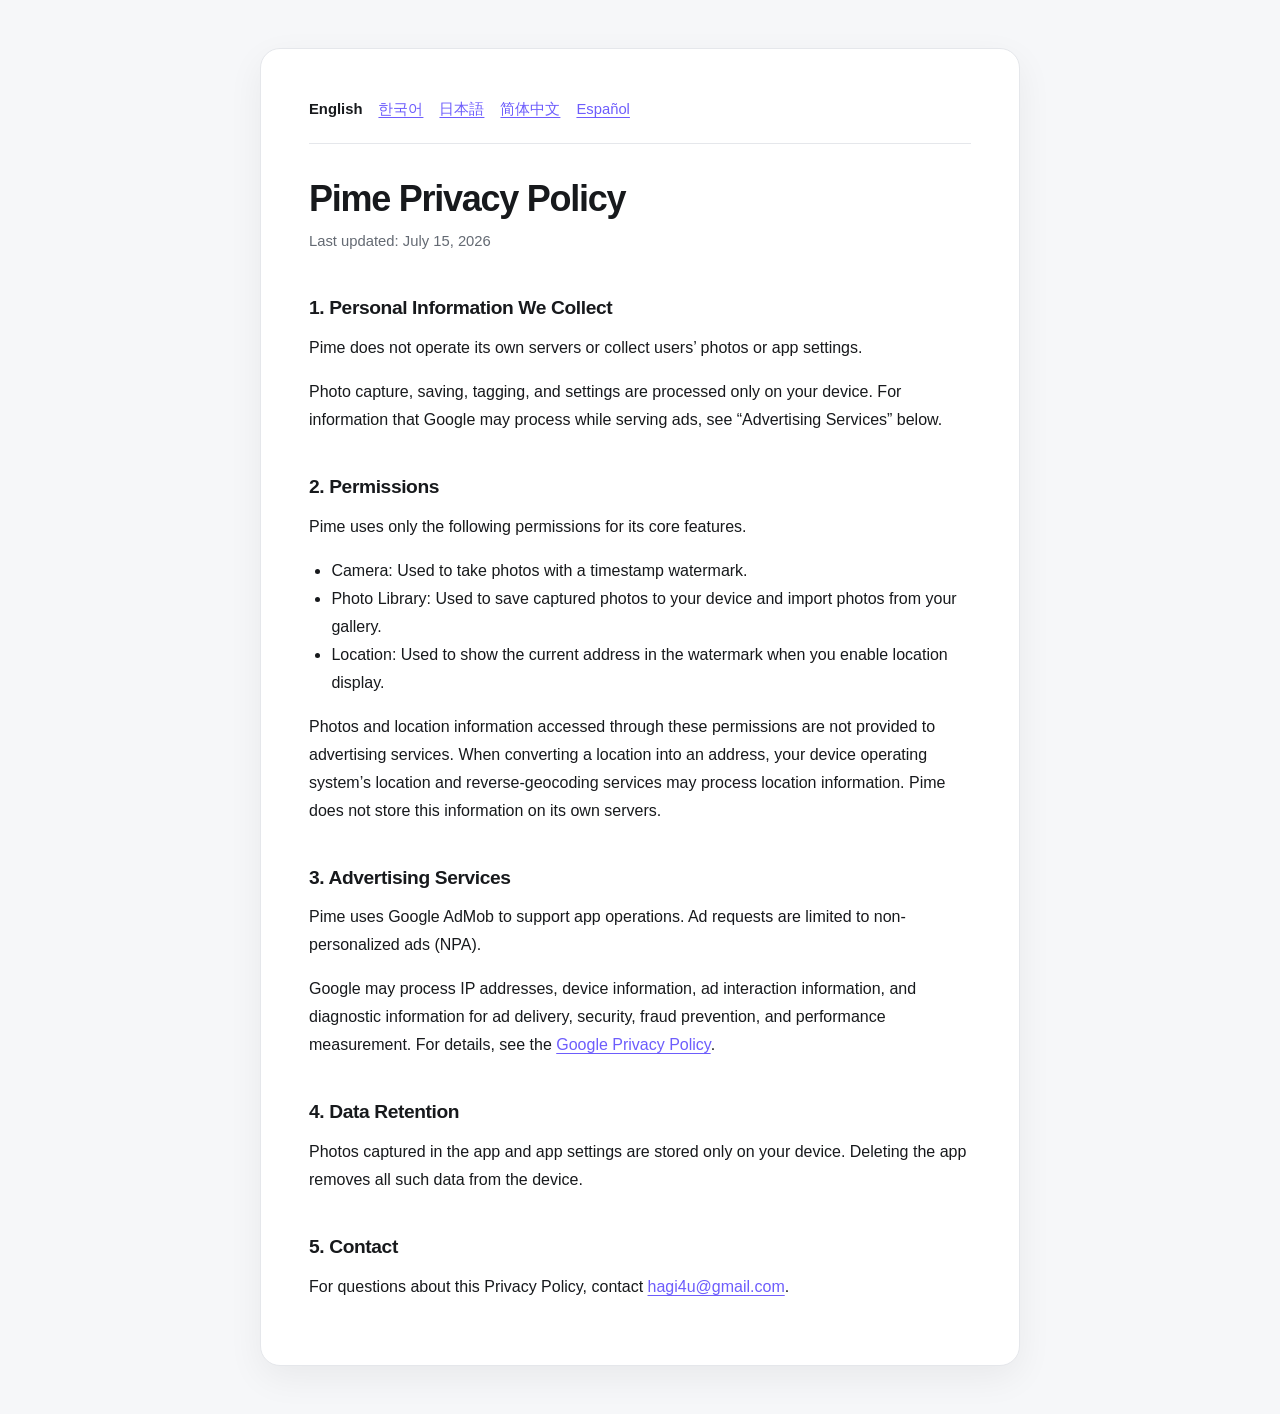
<file: site/index.html>
<!doctype html>
<html lang="ko">
  <head>
    <meta charset="utf-8">
    <meta name="viewport" content="width=device-width, initial-scale=1">
    <meta http-equiv="refresh" content="0; url=privacy/">
    <link rel="canonical" href="privacy/">
    <title>Pime</title>
  </head>
  <body>
    <p><a href="privacy/">Pime 개인정보 처리방침으로 이동</a></p>
  </body>
</html>
</file>
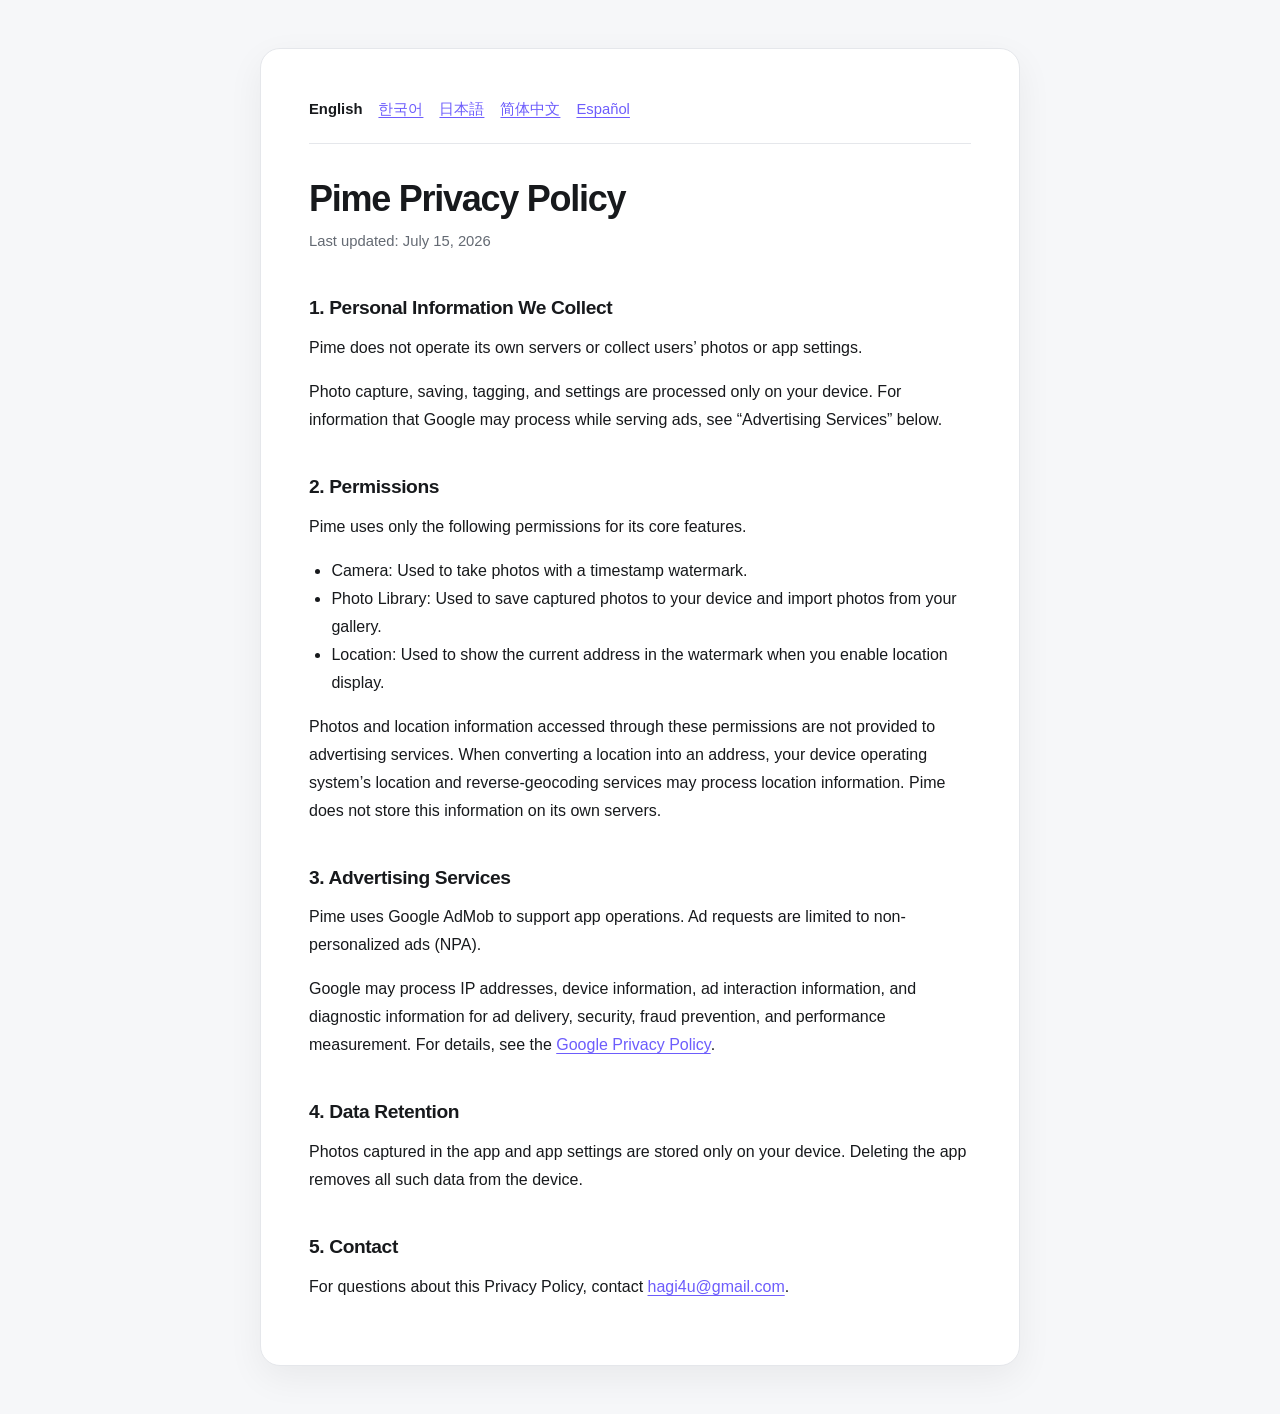
<file: site/privacy/index.html>
<!doctype html>
<html lang="en">
  <head>
    <meta charset="utf-8">
    <meta name="viewport" content="width=device-width, initial-scale=1">
    <meta name="description" content="Pime Privacy Policy">
    <meta name="color-scheme" content="light dark">
    <link rel="stylesheet" href="../assets/privacy.css">
    <link rel="alternate" hreflang="en" href="./">
    <link rel="alternate" hreflang="ko" href="ko/">
    <link rel="alternate" hreflang="ja" href="ja/">
    <link rel="alternate" hreflang="zh-Hans" href="zh/">
    <link rel="alternate" hreflang="es" href="es/">
    <title>Pime Privacy Policy</title>
  </head>
  <body>
    <main>
      <nav class="languages" aria-label="Language">
        <a href="./" lang="en" aria-current="page">English</a>
        <a href="ko/" lang="ko">한국어</a>
        <a href="ja/" lang="ja">日本語</a>
        <a href="zh/" lang="zh-Hans">简体中文</a>
        <a href="es/" lang="es">Español</a>
      </nav>

      <h1>Pime Privacy Policy</h1>
      <p class="updated">Last updated: July 15, 2026</p>

      <section aria-labelledby="collection">
        <h2 id="collection">1. Personal Information We Collect</h2>
        <p>Pime does not operate its own servers or collect users’ photos or app settings.</p>
        <p>Photo capture, saving, tagging, and settings are processed only on your device. For information that Google may process while serving ads, see “Advertising Services” below.</p>
      </section>

      <section aria-labelledby="permissions">
        <h2 id="permissions">2. Permissions</h2>
        <p>Pime uses only the following permissions for its core features.</p>
        <ul>
          <li>Camera: Used to take photos with a timestamp watermark.</li>
          <li>Photo Library: Used to save captured photos to your device and import photos from your gallery.</li>
          <li>Location: Used to show the current address in the watermark when you enable location display.</li>
        </ul>
        <p>Photos and location information accessed through these permissions are not provided to advertising services. When converting a location into an address, your device operating system’s location and reverse-geocoding services may process location information. Pime does not store this information on its own servers.</p>
      </section>

      <section aria-labelledby="ads">
        <h2 id="ads">3. Advertising Services</h2>
        <p>Pime uses Google AdMob to support app operations. Ad requests are limited to non-personalized ads (NPA).</p>
        <p>Google may process IP addresses, device information, ad interaction information, and diagnostic information for ad delivery, security, fraud prevention, and performance measurement. For details, see the <a href="https://policies.google.com/privacy">Google Privacy Policy</a>.</p>
      </section>

      <section aria-labelledby="retention">
        <h2 id="retention">4. Data Retention</h2>
        <p>Photos captured in the app and app settings are stored only on your device. Deleting the app removes all such data from the device.</p>
      </section>

      <section aria-labelledby="contact">
        <h2 id="contact">5. Contact</h2>
        <p>For questions about this Privacy Policy, contact <a href="mailto:hagi4u@gmail.com">hagi4u@gmail.com</a>.</p>
      </section>
    </main>
  </body>
</html>
</file>
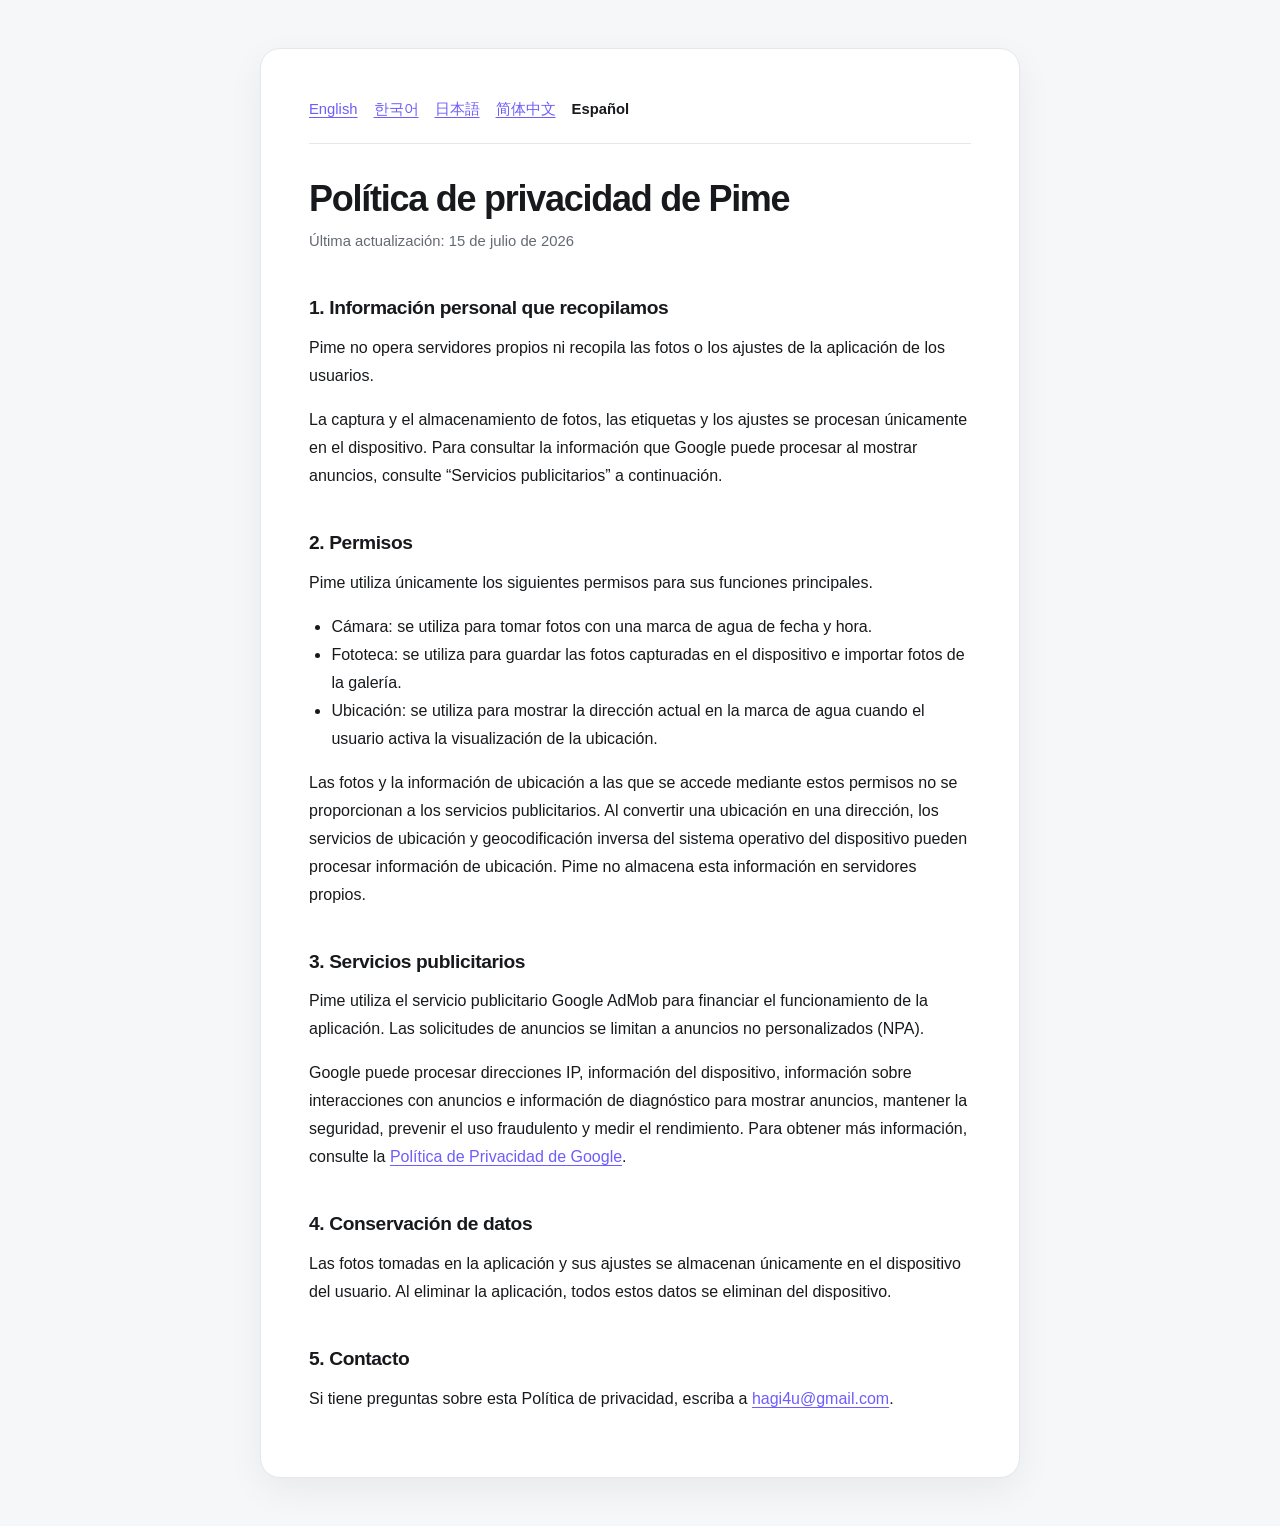
<file: site/privacy/es/index.html>
<!doctype html>
<html lang="es">
  <head>
    <meta charset="utf-8">
    <meta name="viewport" content="width=device-width, initial-scale=1">
    <meta name="description" content="Política de privacidad de Pime">
    <meta name="color-scheme" content="light dark">
    <link rel="stylesheet" href="../../assets/privacy.css">
    <title>Política de privacidad de Pime</title>
  </head>
  <body>
    <main>
      <nav class="languages" aria-label="Idioma">
        <a href="../" lang="en">English</a>
        <a href="../ko/" lang="ko">한국어</a>
        <a href="../ja/" lang="ja">日本語</a>
        <a href="../zh/" lang="zh-Hans">简体中文</a>
        <a href="../es/" lang="es" aria-current="page">Español</a>
      </nav>

      <h1>Política de privacidad de Pime</h1>
      <p class="updated">Última actualización: 15 de julio de 2026</p>

      <section aria-labelledby="collection">
        <h2 id="collection">1. Información personal que recopilamos</h2>
        <p>Pime no opera servidores propios ni recopila las fotos o los ajustes de la aplicación de los usuarios.</p>
        <p>La captura y el almacenamiento de fotos, las etiquetas y los ajustes se procesan únicamente en el dispositivo. Para consultar la información que Google puede procesar al mostrar anuncios, consulte “Servicios publicitarios” a continuación.</p>
      </section>

      <section aria-labelledby="permissions">
        <h2 id="permissions">2. Permisos</h2>
        <p>Pime utiliza únicamente los siguientes permisos para sus funciones principales.</p>
        <ul>
          <li>Cámara: se utiliza para tomar fotos con una marca de agua de fecha y hora.</li>
          <li>Fototeca: se utiliza para guardar las fotos capturadas en el dispositivo e importar fotos de la galería.</li>
          <li>Ubicación: se utiliza para mostrar la dirección actual en la marca de agua cuando el usuario activa la visualización de la ubicación.</li>
        </ul>
        <p>Las fotos y la información de ubicación a las que se accede mediante estos permisos no se proporcionan a los servicios publicitarios. Al convertir una ubicación en una dirección, los servicios de ubicación y geocodificación inversa del sistema operativo del dispositivo pueden procesar información de ubicación. Pime no almacena esta información en servidores propios.</p>
      </section>

      <section aria-labelledby="ads">
        <h2 id="ads">3. Servicios publicitarios</h2>
        <p>Pime utiliza el servicio publicitario Google AdMob para financiar el funcionamiento de la aplicación. Las solicitudes de anuncios se limitan a anuncios no personalizados (NPA).</p>
        <p>Google puede procesar direcciones IP, información del dispositivo, información sobre interacciones con anuncios e información de diagnóstico para mostrar anuncios, mantener la seguridad, prevenir el uso fraudulento y medir el rendimiento. Para obtener más información, consulte la <a href="https://policies.google.com/privacy">Política de Privacidad de Google</a>.</p>
      </section>

      <section aria-labelledby="retention">
        <h2 id="retention">4. Conservación de datos</h2>
        <p>Las fotos tomadas en la aplicación y sus ajustes se almacenan únicamente en el dispositivo del usuario. Al eliminar la aplicación, todos estos datos se eliminan del dispositivo.</p>
      </section>

      <section aria-labelledby="contact">
        <h2 id="contact">5. Contacto</h2>
        <p>Si tiene preguntas sobre esta Política de privacidad, escriba a <a href="mailto:hagi4u@gmail.com">hagi4u@gmail.com</a>.</p>
      </section>
    </main>
  </body>
</html>
</file>
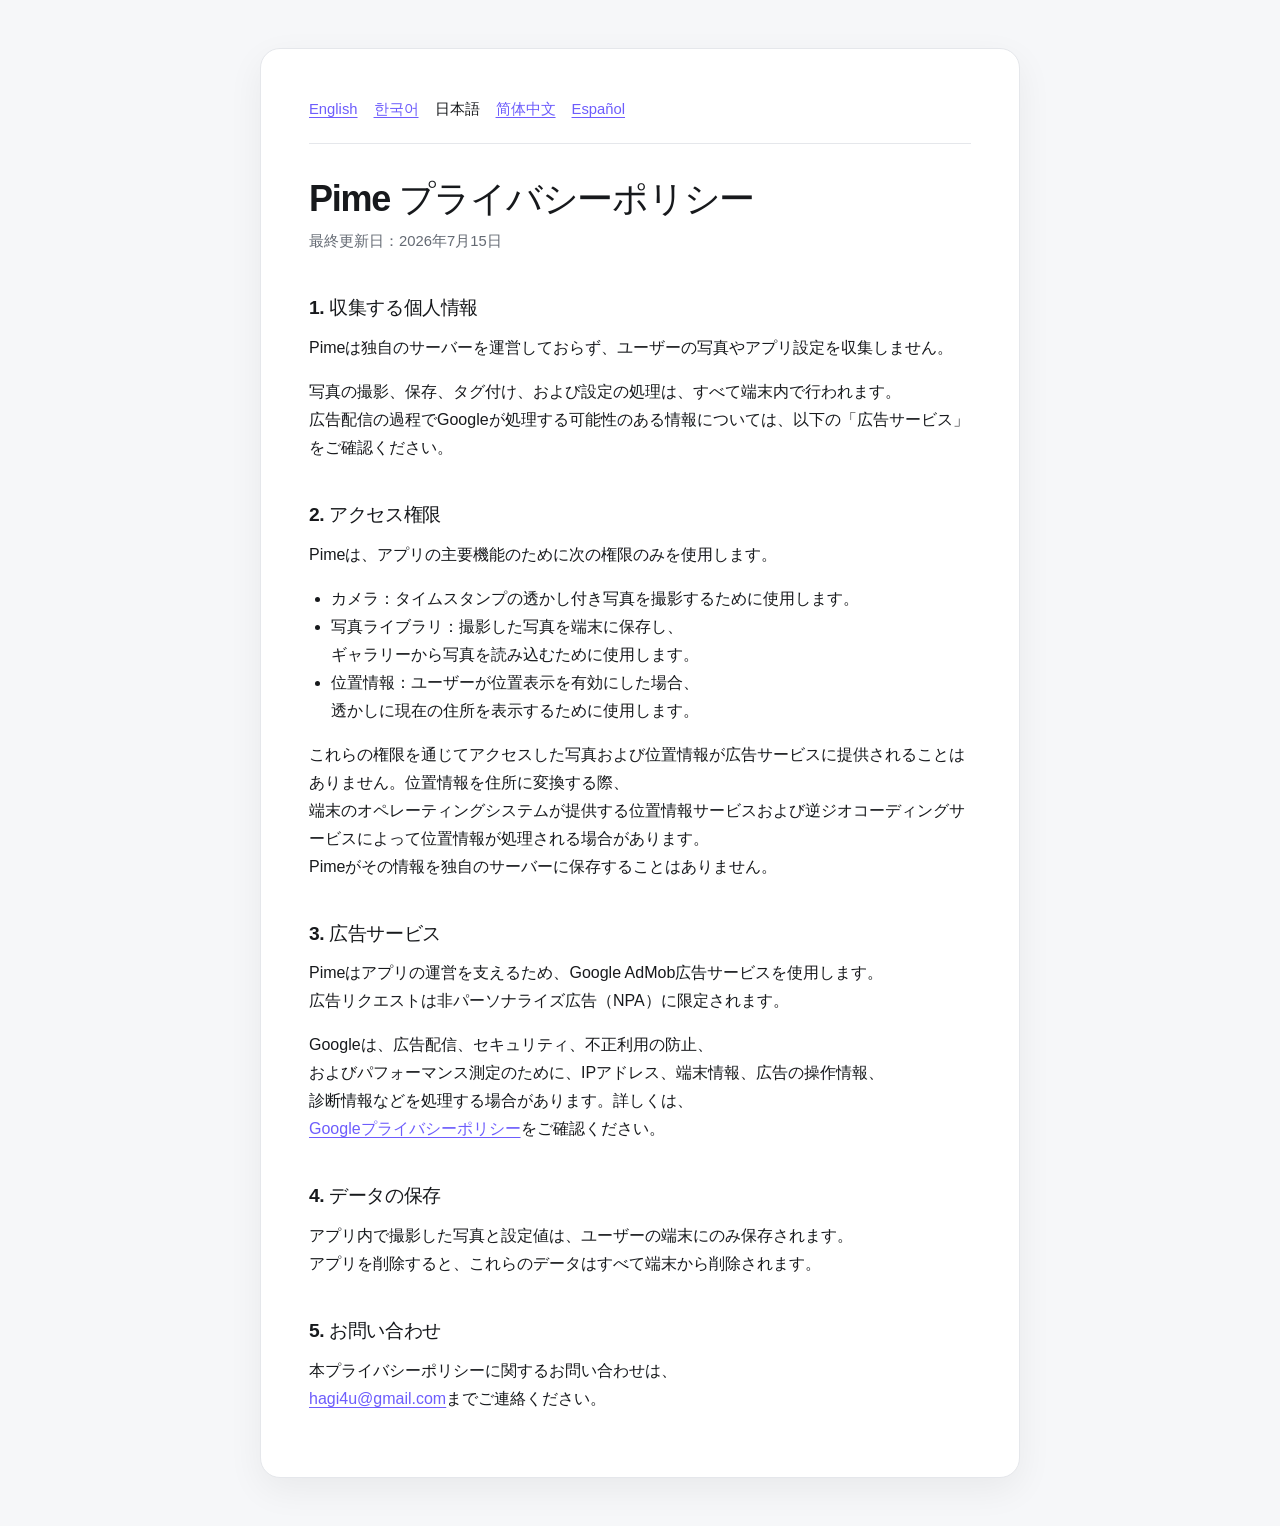
<file: site/privacy/ja/index.html>
<!doctype html>
<html lang="ja">
  <head>
    <meta charset="utf-8">
    <meta name="viewport" content="width=device-width, initial-scale=1">
    <meta name="description" content="Pime プライバシーポリシー">
    <meta name="color-scheme" content="light dark">
    <link rel="stylesheet" href="../../assets/privacy.css">
    <title>Pime プライバシーポリシー</title>
  </head>
  <body>
    <main>
      <nav class="languages" aria-label="言語">
        <a href="../" lang="en">English</a>
        <a href="../ko/" lang="ko">한국어</a>
        <a href="../ja/" lang="ja" aria-current="page">日本語</a>
        <a href="../zh/" lang="zh-Hans">简体中文</a>
        <a href="../es/" lang="es">Español</a>
      </nav>

      <h1>Pime プライバシーポリシー</h1>
      <p class="updated">最終更新日：2026年7月15日</p>

      <section aria-labelledby="collection">
        <h2 id="collection">1. 収集する個人情報</h2>
        <p>Pimeは独自のサーバーを運営しておらず、ユーザーの写真やアプリ設定を収集しません。</p>
        <p>写真の撮影、保存、タグ付け、および設定の処理は、すべて端末内で行われます。広告配信の過程でGoogleが処理する可能性のある情報については、以下の「広告サービス」をご確認ください。</p>
      </section>

      <section aria-labelledby="permissions">
        <h2 id="permissions">2. アクセス権限</h2>
        <p>Pimeは、アプリの主要機能のために次の権限のみを使用します。</p>
        <ul>
          <li>カメラ：タイムスタンプの透かし付き写真を撮影するために使用します。</li>
          <li>写真ライブラリ：撮影した写真を端末に保存し、ギャラリーから写真を読み込むために使用します。</li>
          <li>位置情報：ユーザーが位置表示を有効にした場合、透かしに現在の住所を表示するために使用します。</li>
        </ul>
        <p>これらの権限を通じてアクセスした写真および位置情報が広告サービスに提供されることはありません。位置情報を住所に変換する際、端末のオペレーティングシステムが提供する位置情報サービスおよび逆ジオコーディングサービスによって位置情報が処理される場合があります。Pimeがその情報を独自のサーバーに保存することはありません。</p>
      </section>

      <section aria-labelledby="ads">
        <h2 id="ads">3. 広告サービス</h2>
        <p>Pimeはアプリの運営を支えるため、Google AdMob広告サービスを使用します。広告リクエストは非パーソナライズ広告（NPA）に限定されます。</p>
        <p>Googleは、広告配信、セキュリティ、不正利用の防止、およびパフォーマンス測定のために、IPアドレス、端末情報、広告の操作情報、診断情報などを処理する場合があります。詳しくは、<a href="https://policies.google.com/privacy">Googleプライバシーポリシー</a>をご確認ください。</p>
      </section>

      <section aria-labelledby="retention">
        <h2 id="retention">4. データの保存</h2>
        <p>アプリ内で撮影した写真と設定値は、ユーザーの端末にのみ保存されます。アプリを削除すると、これらのデータはすべて端末から削除されます。</p>
      </section>

      <section aria-labelledby="contact">
        <h2 id="contact">5. お問い合わせ</h2>
        <p>本プライバシーポリシーに関するお問い合わせは、<a href="mailto:hagi4u@gmail.com">hagi4u@gmail.com</a>までご連絡ください。</p>
      </section>
    </main>
  </body>
</html>
</file>
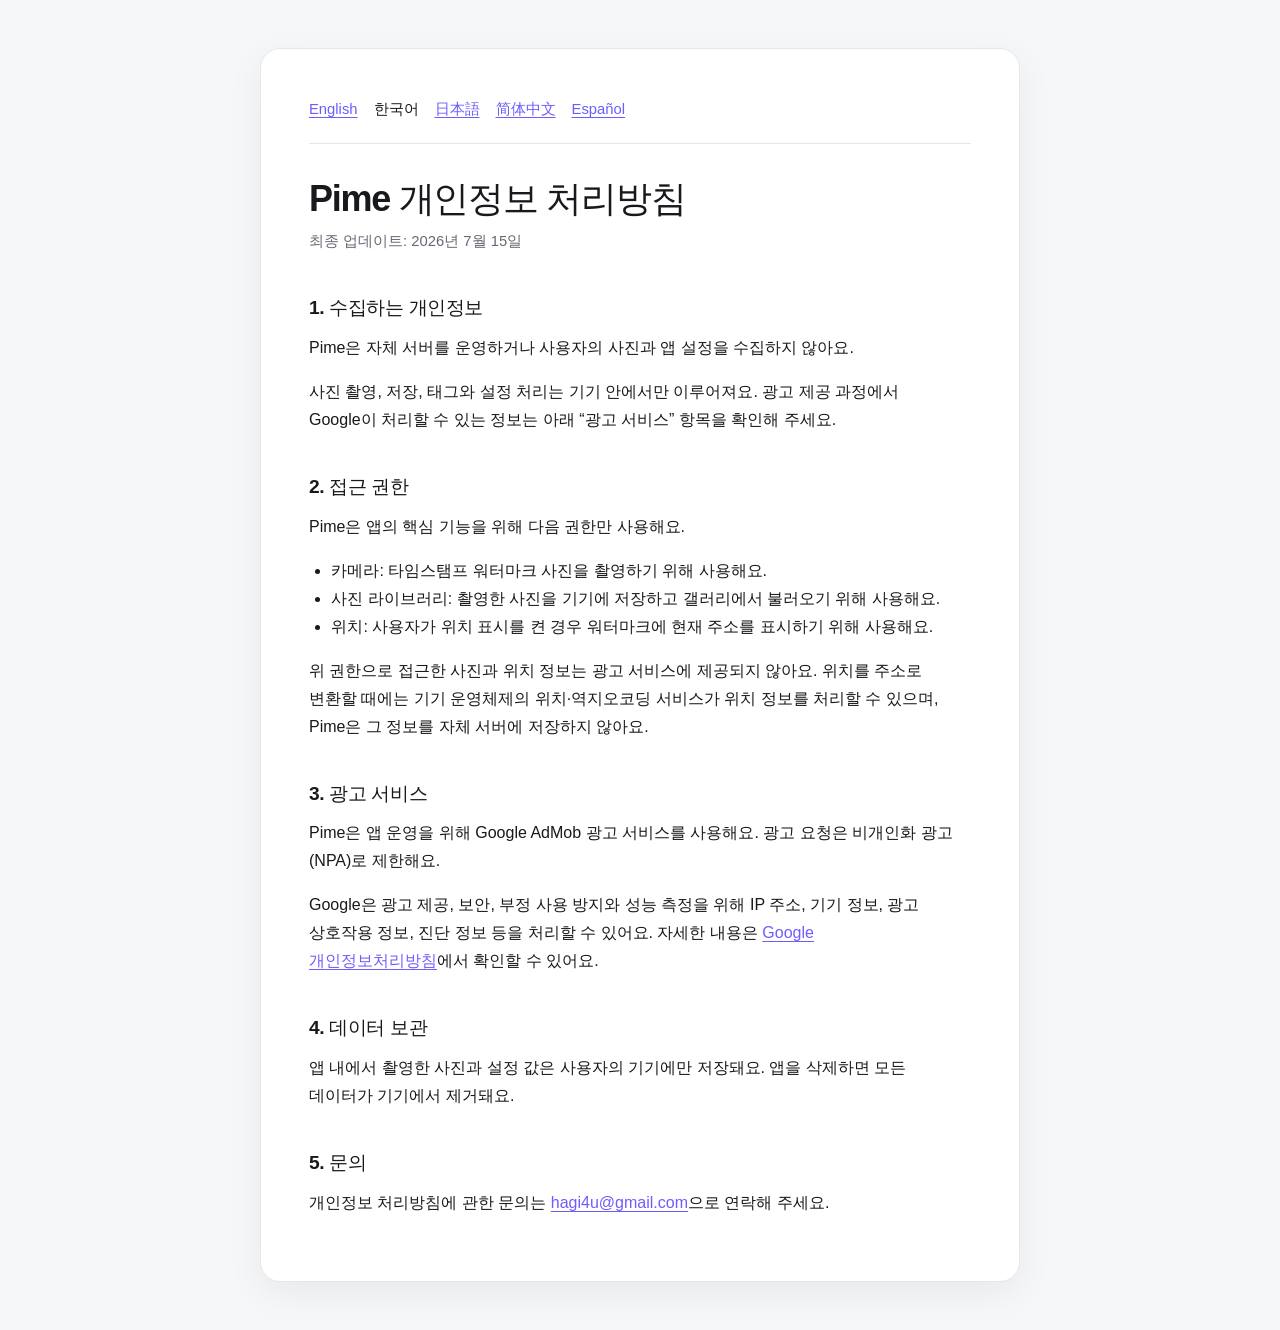
<file: site/privacy/ko/index.html>
<!doctype html>
<html lang="ko">
  <head>
    <meta charset="utf-8">
    <meta name="viewport" content="width=device-width, initial-scale=1">
    <meta name="description" content="Pime 개인정보 처리방침">
    <meta name="color-scheme" content="light dark">
    <link rel="stylesheet" href="../../assets/privacy.css">
    <title>Pime 개인정보 처리방침</title>
  </head>
  <body>
    <main>
      <nav class="languages" aria-label="언어">
        <a href="../" lang="en">English</a>
        <a href="../ko/" lang="ko" aria-current="page">한국어</a>
        <a href="../ja/" lang="ja">日本語</a>
        <a href="../zh/" lang="zh-Hans">简体中文</a>
        <a href="../es/" lang="es">Español</a>
      </nav>

      <h1>Pime 개인정보 처리방침</h1>
      <p class="updated">최종 업데이트: 2026년 7월 15일</p>

      <section aria-labelledby="collection">
        <h2 id="collection">1. 수집하는 개인정보</h2>
        <p>Pime은 자체 서버를 운영하거나 사용자의 사진과 앱 설정을 수집하지 않아요.</p>
        <p>사진 촬영, 저장, 태그와 설정 처리는 기기 안에서만 이루어져요. 광고 제공 과정에서 Google이 처리할 수 있는 정보는 아래 “광고 서비스” 항목을 확인해 주세요.</p>
      </section>

      <section aria-labelledby="permissions">
        <h2 id="permissions">2. 접근 권한</h2>
        <p>Pime은 앱의 핵심 기능을 위해 다음 권한만 사용해요.</p>
        <ul>
          <li>카메라: 타임스탬프 워터마크 사진을 촬영하기 위해 사용해요.</li>
          <li>사진 라이브러리: 촬영한 사진을 기기에 저장하고 갤러리에서 불러오기 위해 사용해요.</li>
          <li>위치: 사용자가 위치 표시를 켠 경우 워터마크에 현재 주소를 표시하기 위해 사용해요.</li>
        </ul>
        <p>위 권한으로 접근한 사진과 위치 정보는 광고 서비스에 제공되지 않아요. 위치를 주소로 변환할 때에는 기기 운영체제의 위치·역지오코딩 서비스가 위치 정보를 처리할 수 있으며, Pime은 그 정보를 자체 서버에 저장하지 않아요.</p>
      </section>

      <section aria-labelledby="ads">
        <h2 id="ads">3. 광고 서비스</h2>
        <p>Pime은 앱 운영을 위해 Google AdMob 광고 서비스를 사용해요. 광고 요청은 비개인화 광고(NPA)로 제한해요.</p>
        <p>Google은 광고 제공, 보안, 부정 사용 방지와 성능 측정을 위해 IP 주소, 기기 정보, 광고 상호작용 정보, 진단 정보 등을 처리할 수 있어요. 자세한 내용은 <a href="https://policies.google.com/privacy">Google 개인정보처리방침</a>에서 확인할 수 있어요.</p>
      </section>

      <section aria-labelledby="retention">
        <h2 id="retention">4. 데이터 보관</h2>
        <p>앱 내에서 촬영한 사진과 설정 값은 사용자의 기기에만 저장돼요. 앱을 삭제하면 모든 데이터가 기기에서 제거돼요.</p>
      </section>

      <section aria-labelledby="contact">
        <h2 id="contact">5. 문의</h2>
        <p>개인정보 처리방침에 관한 문의는 <a href="mailto:hagi4u@gmail.com">hagi4u@gmail.com</a>으로 연락해 주세요.</p>
      </section>
    </main>
  </body>
</html>
</file>
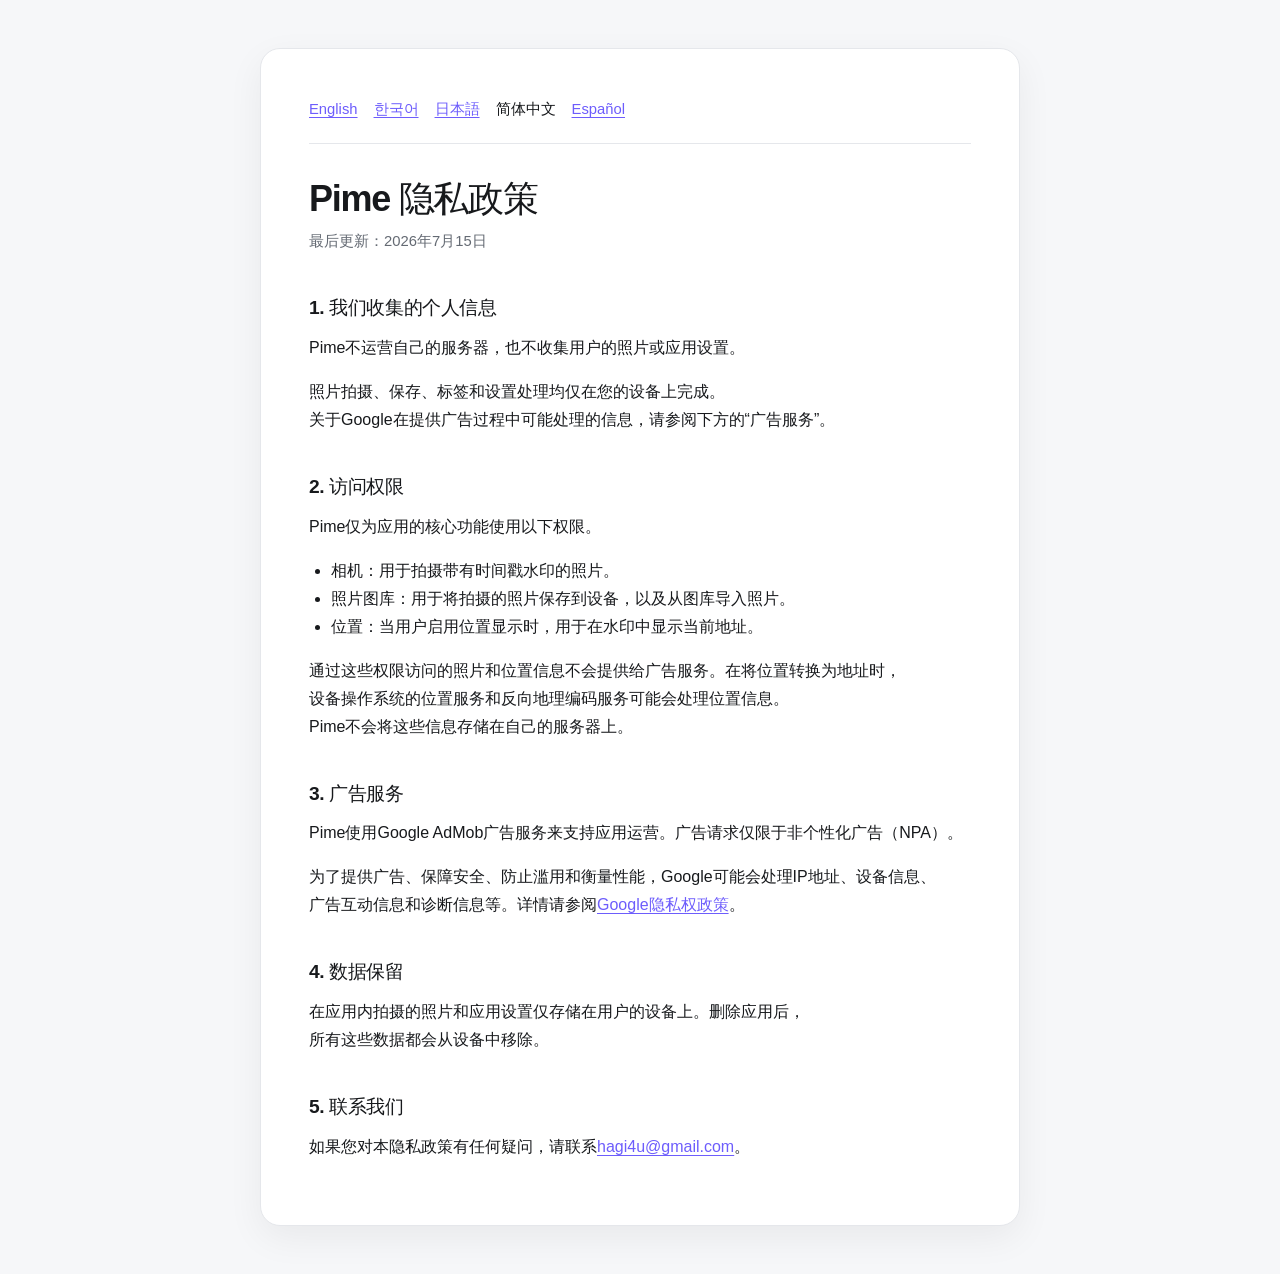
<file: site/privacy/zh/index.html>
<!doctype html>
<html lang="zh-Hans">
  <head>
    <meta charset="utf-8">
    <meta name="viewport" content="width=device-width, initial-scale=1">
    <meta name="description" content="Pime 隐私政策">
    <meta name="color-scheme" content="light dark">
    <link rel="stylesheet" href="../../assets/privacy.css">
    <title>Pime 隐私政策</title>
  </head>
  <body>
    <main>
      <nav class="languages" aria-label="语言">
        <a href="../" lang="en">English</a>
        <a href="../ko/" lang="ko">한국어</a>
        <a href="../ja/" lang="ja">日本語</a>
        <a href="../zh/" lang="zh-Hans" aria-current="page">简体中文</a>
        <a href="../es/" lang="es">Español</a>
      </nav>

      <h1>Pime 隐私政策</h1>
      <p class="updated">最后更新：2026年7月15日</p>

      <section aria-labelledby="collection">
        <h2 id="collection">1. 我们收集的个人信息</h2>
        <p>Pime不运营自己的服务器，也不收集用户的照片或应用设置。</p>
        <p>照片拍摄、保存、标签和设置处理均仅在您的设备上完成。关于Google在提供广告过程中可能处理的信息，请参阅下方的“广告服务”。</p>
      </section>

      <section aria-labelledby="permissions">
        <h2 id="permissions">2. 访问权限</h2>
        <p>Pime仅为应用的核心功能使用以下权限。</p>
        <ul>
          <li>相机：用于拍摄带有时间戳水印的照片。</li>
          <li>照片图库：用于将拍摄的照片保存到设备，以及从图库导入照片。</li>
          <li>位置：当用户启用位置显示时，用于在水印中显示当前地址。</li>
        </ul>
        <p>通过这些权限访问的照片和位置信息不会提供给广告服务。在将位置转换为地址时，设备操作系统的位置服务和反向地理编码服务可能会处理位置信息。Pime不会将这些信息存储在自己的服务器上。</p>
      </section>

      <section aria-labelledby="ads">
        <h2 id="ads">3. 广告服务</h2>
        <p>Pime使用Google AdMob广告服务来支持应用运营。广告请求仅限于非个性化广告（NPA）。</p>
        <p>为了提供广告、保障安全、防止滥用和衡量性能，Google可能会处理IP地址、设备信息、广告互动信息和诊断信息等。详情请参阅<a href="https://policies.google.com/privacy">Google隐私权政策</a>。</p>
      </section>

      <section aria-labelledby="retention">
        <h2 id="retention">4. 数据保留</h2>
        <p>在应用内拍摄的照片和应用设置仅存储在用户的设备上。删除应用后，所有这些数据都会从设备中移除。</p>
      </section>

      <section aria-labelledby="contact">
        <h2 id="contact">5. 联系我们</h2>
        <p>如果您对本隐私政策有任何疑问，请联系<a href="mailto:hagi4u@gmail.com">hagi4u@gmail.com</a>。</p>
      </section>
    </main>
  </body>
</html>
</file>
<file: site/assets/privacy.css>
:root {
  color-scheme: light dark;
  font-family: -apple-system, BlinkMacSystemFont, "Segoe UI", sans-serif;
  font-synthesis: none;
  --background: #f6f7f9;
  --surface: #ffffff;
  --text: #17191c;
  --muted: #646a73;
  --border: #e5e7eb;
  --accent: #6d5dfc;
}

* {
  box-sizing: border-box;
}

body {
  margin: 0;
  background: var(--background);
  color: var(--text);
  font-size: 16px;
  line-height: 1.75;
  overflow-wrap: break-word;
}

html:lang(ko) body,
html:lang(ja) body,
html:lang(zh-Hans) body {
  word-break: keep-all;
}

main {
  width: min(100% - 32px, 760px);
  margin: 48px auto;
  padding: 48px;
  border: 1px solid var(--border);
  border-radius: 20px;
  background: var(--surface);
  box-shadow: 0 12px 36px rgb(0 0 0 / 6%);
}

.languages {
  display: flex;
  flex-wrap: wrap;
  gap: 8px 16px;
  margin: 0 0 32px;
  padding: 0 0 20px;
  border-bottom: 1px solid var(--border);
  font-size: 0.925rem;
}

.languages a[aria-current="page"] {
  color: var(--text);
  font-weight: 700;
  text-decoration: none;
}

h1 {
  margin: 0 0 8px;
  font-size: clamp(1.75rem, 5vw, 2.25rem);
  line-height: 1.25;
  letter-spacing: -0.035em;
}

h2 {
  margin: 40px 0 12px;
  font-size: 1.2rem;
  line-height: 1.4;
  letter-spacing: -0.02em;
}

p,
ul {
  margin: 0 0 16px;
}

ul {
  padding-left: 1.4rem;
}

.updated {
  margin-bottom: 32px;
  color: var(--muted);
  font-size: 0.925rem;
}

a {
  color: var(--accent);
  text-underline-offset: 3px;
}

a:focus-visible {
  outline: 3px solid var(--accent);
  outline-offset: 3px;
  border-radius: 2px;
}

@media (max-width: 600px) {
  main {
    width: 100%;
    margin: 0;
    padding: 24px 20px 48px;
    border: 0;
    border-radius: 0;
    box-shadow: none;
  }

  h2 {
    margin-top: 32px;
  }
}

@media (prefers-color-scheme: dark) {
  :root {
    --background: #101114;
    --surface: #181a1f;
    --text: #f2f3f5;
    --muted: #a6abb4;
    --border: #2b2e35;
    --accent: #a99fff;
  }
}
</file>
